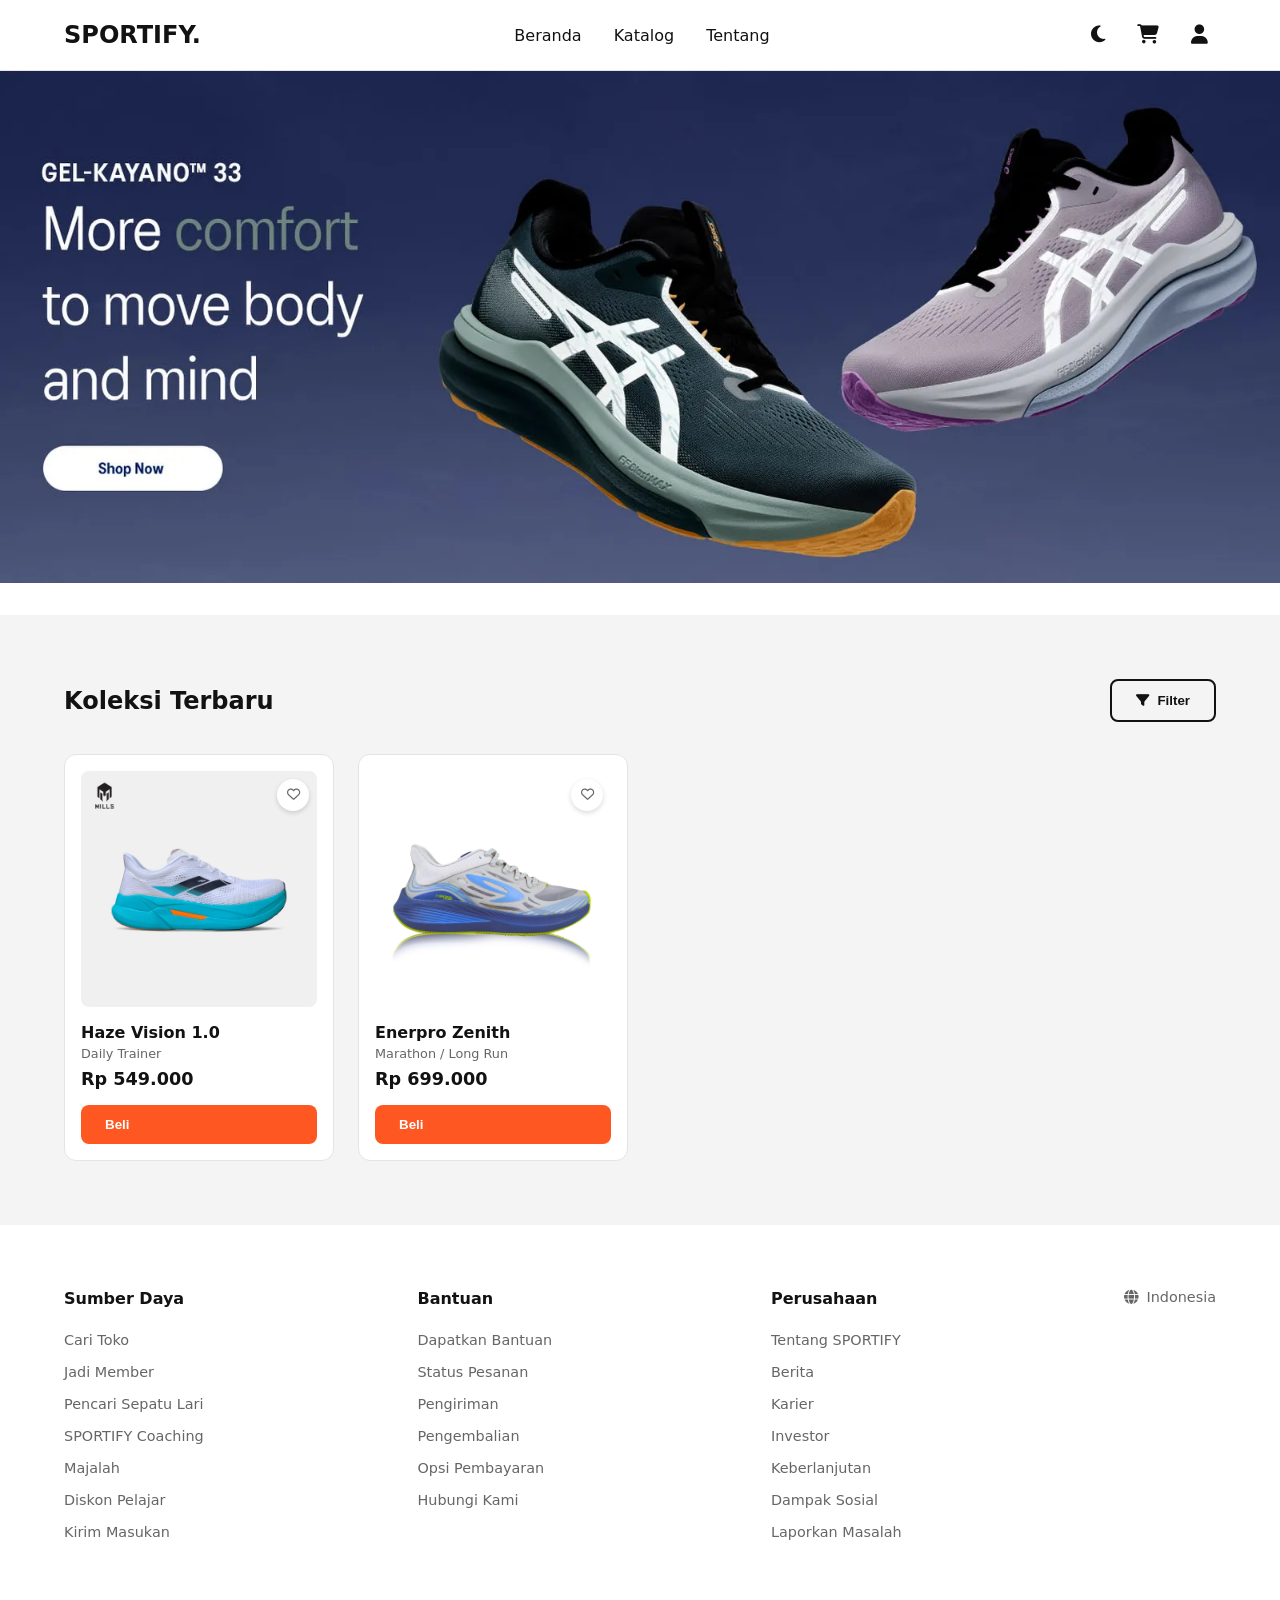
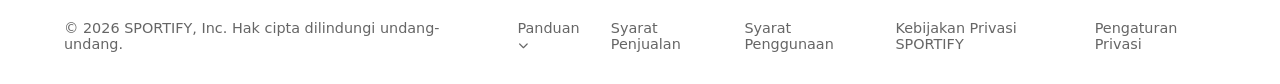
<file: index.html>
<!DOCTYPE html>
<html lang="id">
<head>
    <meta charset="UTF-8">
    <meta name="viewport" content="width=device-width, initial-scale=1.0">
    <title>SPORTIFY | Run Beyond Your Limits</title>
    <!-- Menghubungkan file CSS eksternal -->
    <link rel="stylesheet" href="style.css">
    <!-- Font Awesome untuk Icon -->
    <link rel="stylesheet" href="https://cdnjs.cloudflare.com/ajax/libs/font-awesome/6.4.0/css/all.min.css">
</head>
<body>

    <!-- Header & Navigasi -->
    <header class="header">
        <div class="nav-container">
            <a href="#" class="logo">SPORTIFY.</a>
            
            <nav class="nav-menu">
                <a href="#hero">Beranda</a>
                <a href="#katalog">Katalog</a>
                <a href="#about">Tentang</a>
            </nav>

            <!-- Bagian navigasi ikon yang sudah dibersihkan (TIDAK DUPLIKAT) -->
            <div class="nav-icons">
                <!-- Ikon Filter dihapus dari sini -->
                <button aria-label="Dark Mode Toggle" class="icon-btn" id="theme-toggle" title="Ubah Tema"><i class="fas fa-moon"></i></button>
                <button aria-label="Cart" class="icon-btn" title="Keranjang"><i class="fas fa-shopping-cart"></i></button>
                
                <!-- Ikon Akun ditambahkan di posisi paling kanan (pada mode desktop) -->
                <!-- <button aria-label="Akun" class="icon-btn" title="Akun Pengguna"><i class="fas fa-user"></i></button> -->
                <a href="login.html" aria-label="Akun" class="icon-btn" title="Akun Pengguna" style="display: flex; align-items: center; justify-content: center;">
                    <i class="fas fa-user"></i>
                </a>

                <!-- Hamburger menu (Hanya muncul di Mobile/HP) -->
                <button aria-label="Menu" class="icon-btn hamburger" id="menu-toggle" title="Menu"><i class="fas fa-bars"></i></button>
            </div>
        </div>
    </header>

    <!-- Overlay Latar Belakang Gelap ketika Filter Aktif -->
    <div class="filter-backdrop" id="filter-backdrop"></div>

    <!-- Sidebar Filter Drawer ( off-canvas kanan dari atas ke bawah ) -->
    <aside class="filter-sidebar" id="filter-sidebar">
        <div class="filter-header">
            <h3>Filter Produk</h3>
            <button class="close-filter" id="close-filter" aria-label="Tutup Filter"><i class="fas fa-times"></i></button>
        </div>
        
        <div class="filter-body">
            <div class="filter-group">
                <h4>Merek</h4>
                <label><input type="checkbox"> Mills</label>
                <label><input type="checkbox"> 910 Nineten</label>
                <label><input type="checkbox"> Nike</label>
                <label><input type="checkbox"> Adidas</label>
            </div>

            <div class="filter-group">
                <h4>Kategori</h4>
                <label><input type="checkbox"> Daily Trainer</label>
                <label><input type="checkbox"> Marathon / Race</label>
                <label><input type="checkbox"> Trail Running</label>
            </div>

            <div class="filter-group">
                <h4>Ukuran</h4>
                <div class="size-grid">
                    <button class="size-btn">39</button>
                    <button class="size-btn active">40</button>
                    <button class="size-btn">41</button>
                    <button class="size-btn">42</button>
                    <button class="size-btn">43</button>
                </div>
            </div>
        </div>
    </aside>

    <main>
        <!-- Hero Section -->
        <section id="hero" class="hero">
            <div class="hero-image">
                <!-- Banner Utama -->
                <img src="frontend/assetss/img/banner-utama.jpg" alt="Sepatu Lari Premium">
            </div>
        </section>

        <!-- Katalog Area -->
        <section id="katalog" class="section-padding bg-light">
            <div class="container catalog-layout">
                
                <div class="product-area">
                    <div class="product-header">
                        <h2>Koleksi Terbaru</h2>
                        <!-- Tombol Filter di halaman juga bisa membuka drawer yang sama -->
                        <button class="btn btn-outline" id="inline-filter-btn"><i class="fas fa-filter"></i> Filter</button>
                    </div>

                    <!-- Grid Produk Desktop: 4 Kolom -->
                    <div class="product-grid">
                        
                        <!-- Produk 1 -->
                        <div class="product-card">
                            <div class="product-image">
                                <img src="assets/sepatu-1.jpg" alt="Haze Vision 1.0">
                                <button class="wishlist-btn"><i class="far fa-heart"></i></button>
                            </div>
                            <div class="product-info">
                                <h3>Haze Vision 1.0</h3>
                                <p class="category">Daily Trainer</p>
                                <div class="price">Rp 549.000</div>
                                <button class="btn btn-primary w-100">Beli</button>
                            </div>
                        </div>

                        <!-- Produk 2 -->
                        <div class="product-card">
                            <div class="product-image">
                                <img src="assets/sepatu-2.jpg" alt="Enerpro Zenith">
                                <button class="wishlist-btn"><i class="far fa-heart"></i></button>
                            </div>
                            <div class="product-info">
                                <h3>Enerpro Zenith</h3>
                                <p class="category">Marathon / Long Run</p>
                                <div class="price">Rp 699.000</div>
                                <button class="btn btn-primary w-100">Beli</button>
                            </div>
                        </div>

                    </div>
                </div>
            </div>
        </section>
    </main>
<!-- Footer Section -->
    <footer class="site-footer">
        <div class="container">
            <!-- Bagian Atas Footer (Kolom Link & Lokasi) -->
            <div class="footer-top">
                <div class="footer-col">
                    <h4>Sumber Daya</h4>
                    <ul>
                        <li><a href="#">Cari Toko</a></li>
                        <li><a href="#">Jadi Member</a></li>
                        <li><a href="#">Pencari Sepatu Lari</a></li>
                        <li><a href="#">SPORTIFY Coaching</a></li>
                        <li><a href="#">Majalah</a></li>
                        <li><a href="#">Diskon Pelajar</a></li>
                        <li><a href="#">Kirim Masukan</a></li>
                    </ul>
                </div>
                
                <div class="footer-col">
                    <h4>Bantuan</h4>
                    <ul>
                        <li><a href="#">Dapatkan Bantuan</a></li>
                        <li><a href="#">Status Pesanan</a></li>
                        <li><a href="#">Pengiriman</a></li>
                        <li><a href="#">Pengembalian</a></li>
                        <li><a href="#">Opsi Pembayaran</a></li>
                        <li><a href="#">Hubungi Kami</a></li>
                    </ul>
                </div>
                
                <div class="footer-col">
                    <h4>Perusahaan</h4>
                    <ul>
                        <li><a href="#">Tentang SPORTIFY</a></li>
                        <li><a href="#">Berita</a></li>
                        <li><a href="#">Karier</a></li>
                        <li><a href="#">Investor</a></li>
                        <li><a href="#">Keberlanjutan</a></li>
                        <li><a href="#">Dampak Sosial</a></li>
                        <li><a href="#">Laporkan Masalah</a></li>
                    </ul>
                </div>
                
                <!-- Pilihan Lokasi di ujung kanan -->
                <div class="footer-col footer-region">
                    <a href="#" class="region-link"><i class="fas fa-globe"></i> Indonesia</a>
                </div>
            </div>

            <!-- Bagian Bawah Footer (Copyright & Link Legal) -->
            <div class="footer-bottom">
                <div class="copyright">
                    <p>&copy; 2026 SPORTIFY, Inc. Hak cipta dilindungi undang-undang.</p>
                </div>
                <ul class="legal-links">
                    <li><a href="#">Panduan <i class="fas fa-chevron-down" style="font-size: 0.7em;"></i></a></li>
                    <li><a href="#">Syarat Penjualan</a></li>
                    <li><a href="#">Syarat Penggunaan</a></li>
                    <li><a href="#">Kebijakan Privasi SPORTIFY</a></li>
                    <li><a href="#">Pengaturan Privasi</a></li>
                </ul>
            </div>
        </div>
    </footer>
    <!-- Menghubungkan file JavaScript eksternal -->
    <script src="script.js"></script>
</body>
</html>
</file>
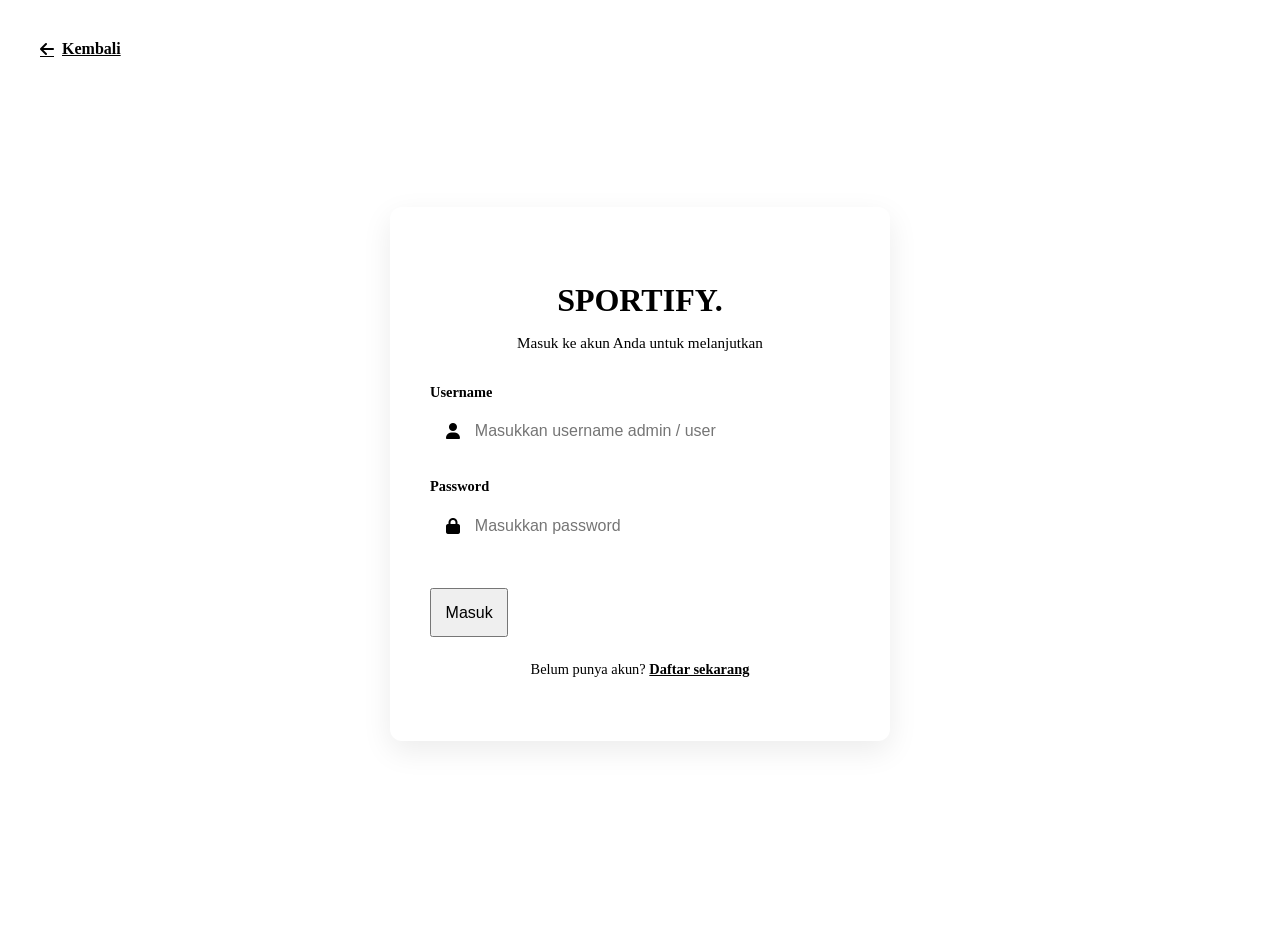
<file: login.html>
<!DOCTYPE html>
<html lang="id">
<head>
    <meta charset="UTF-8">
    <meta name="viewport" content="width=device-width, initial-scale=1.0">
    <title>Login | SPORTIFY</title>
    <!-- Masuk ke folder frontend untuk memanggil CSS -->
    <link rel="stylesheet" href="login.css">
    <link rel="stylesheet" href="https://cdnjs.cloudflare.com/ajax/libs/font-awesome/6.4.0/css/all.min.css">
</head>
<body class="login-body">

    <!-- Tombol Kembali ke Beranda -->
    <a href="index.html" class="back-home"><i class="fas fa-arrow-left"></i> Kembali</a>

    <!-- Container Form Login -->
    <div class="login-container">
        <div class="login-header">
            <h2>SPORTIFY.</h2>
            <p>Masuk ke akun Anda untuk melanjutkan</p>
        </div>
        
        <form id="form-login" class="login-form">
            <div class="input-group">
                <label for="username">Username</label>
                <div class="input-wrapper">
                    <i class="fas fa-user"></i>
                    <input type="text" id="username" name="username" placeholder="Masukkan username admin / user" required>
                </div>
            </div>

            <div class="input-group">
                <label for="password">Password</label>
                <div class="input-wrapper">
                    <i class="fas fa-lock"></i>
                    <input type="password" id="password" name="password" placeholder="Masukkan password" required>
                </div>
            </div>

            <button type="submit" class="btn btn-primary w-100 login-btn">Masuk</button>
            
            <div class="login-footer">
                <p>Belum punya akun? <a href="#">Daftar sekarang</a></p>
            </div>
        </form>
    </div>

    <!-- Masuk ke folder frontend untuk memanggil JS -->
    <script src="frontend/assetss/js/auth.js"></script>
</body>
</html>
</file>
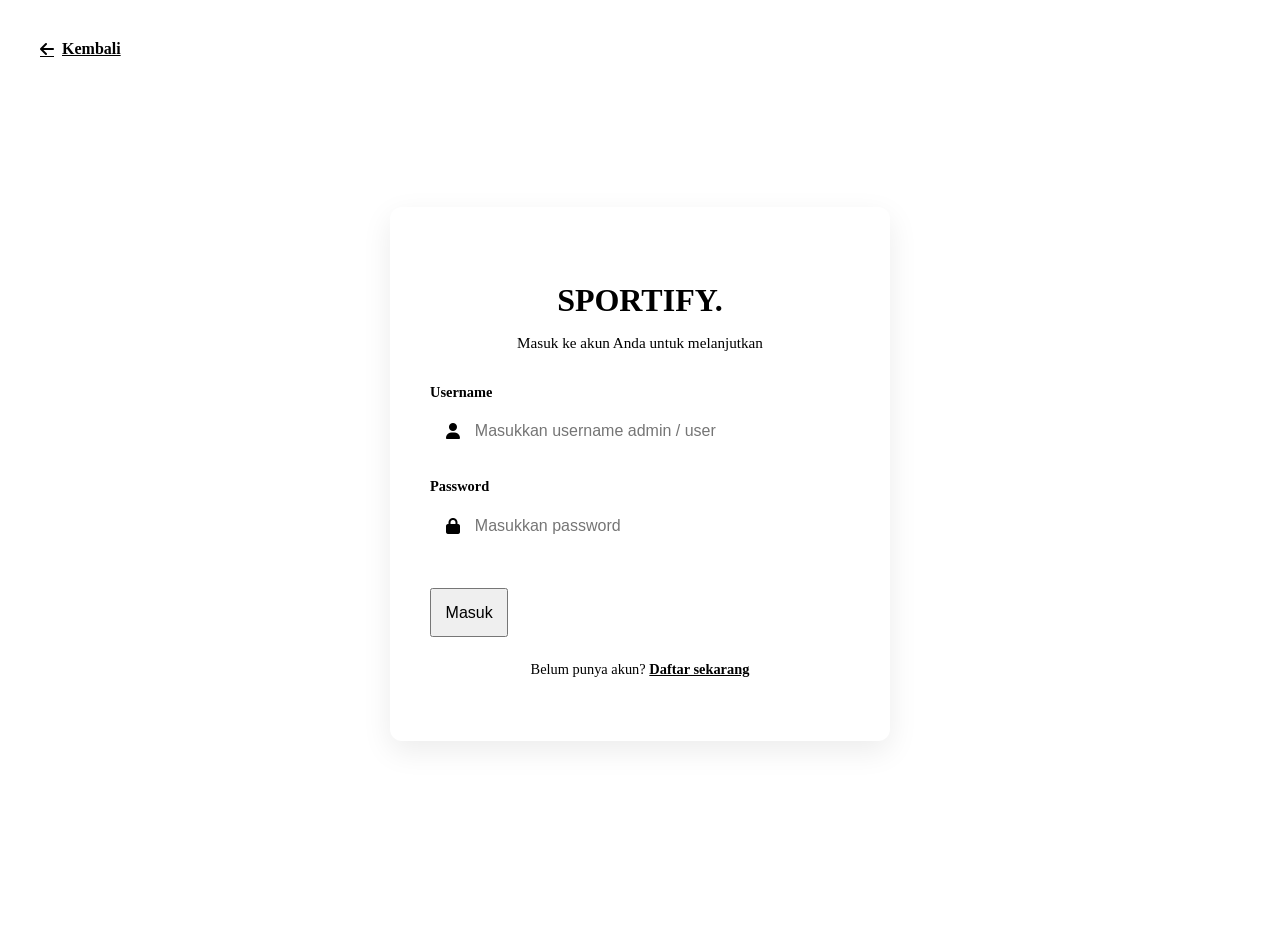
<file: frontend/admin/dashboard.html>
<!DOCTYPE html>
<html lang="id">
<head>
    <meta charset="UTF-8">
    <meta name="viewport" content="width=device-width, initial-scale=1.0">
    <title>Dashboard | SPORTIFY Admin</title>
    <link rel="stylesheet" href="../assetss/css/admin.css">
    <link rel="stylesheet" href="https://cdnjs.cloudflare.com/ajax/libs/font-awesome/6.4.0/css/all.min.css">
</head>
<body>
    <!-- Sidebar -->
    <aside class="sidebar">
        <div class="sidebar-logo">SPORTIFY. Admin</div>
        <ul class="sidebar-menu">
            <li><a href="dashboard.html" class="active"><i class="fas fa-chart-line"></i> Dashboard</a></li>
            <li><a href="kelola_produk.html"><i class="fas fa-box"></i> Kelola Katalog</a></li>
            <li><a href="kelola_diskon.html"><i class="fas fa-tags"></i> Kelola Diskon</a></li>
            <li><a href="#" id="btn-logout"><i class="fas fa-sign-out-alt"></i> Keluar</a></li>
        </ul>
    </aside>

    <!-- Main Content -->
    <main class="main-content">
        <header class="topbar">
            <h2>Dashboard Overview</h2>
            <div class="admin-profile">
                <i class="fas fa-user-circle"></i> Halo, Admin!
            </div>
        </header>

        <section class="crud-area">
            <!-- Shortcut Cards -->
            <div style="display: grid; grid-template-columns: repeat(auto-fit, minmax(240px, 1fr)); gap: 20px; margin-bottom: 30px;">
                <div style="background: white; padding: 20px; border-radius: 8px; box-shadow: 0 2px 8px rgba(0,0,0,0.05); border-left: 5px solid #0d9488;">
                    <h3 style="font-size: 0.9rem; color: #64748b; margin-bottom: 10px;">Kelola Produk</h3>
                    <p style="font-size: 1.1rem; font-weight: bold; margin-bottom: 15px;">Katalog Sepatu</p>
                    <a href="kelola_produk.html" class="btn btn-tambah" style="display: inline-block; text-decoration: none; text-align: center;">Buka Katalog</a>
                </div>
                
                <div style="background: white; padding: 20px; border-radius: 8px; box-shadow: 0 2px 8px rgba(0,0,0,0.05); border-left: 5px solid #e11d48;">
                    <h3 style="font-size: 0.9rem; color: #64748b; margin-bottom: 10px;">Kelola Diskon</h3>
                    <p style="font-size: 1.1rem; font-weight: bold; margin-bottom: 15px;">Promo & Harga Coret</p>
                    <a href="kelola_diskon.html" class="btn btn-tambah" style="background-color: #e11d48; display: inline-block; text-decoration: none; text-align: center;">Buka Diskon</a>
                </div>
            </div>

            <!-- Pesan Selamat Datang -->
            <div style="background: white; padding: 25px; border-radius: 8px; box-shadow: 0 2px 8px rgba(0,0,0,0.05);">
                <h3>Selamat Datang di Panel Admin SPORTIFY!</h3>
                <p style="margin-top: 10px; color: #64748b; line-height: 1.6;">
                    Silakan gunakan menu di sidebar sebelah kiri atau tombol shortcut di atas untuk mengelola data katalog sepatu dan potongan harga diskon.
                </p>
            </div>
        </section>
    </main>

    <script src="../assetss/js/admin.js"></script>
</body>
</html>
</file>
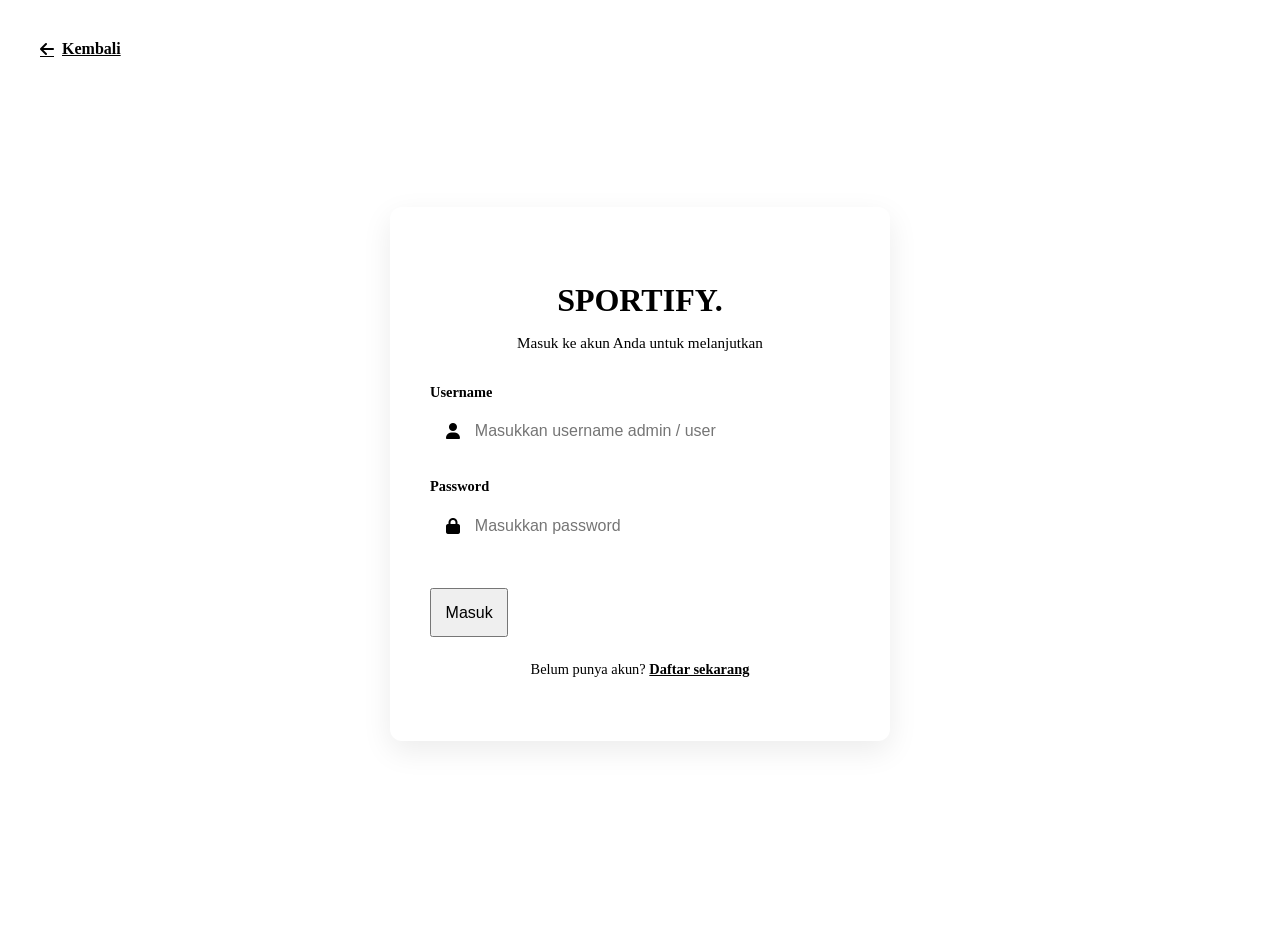
<file: frontend/admin/kelola_diskon.html>
<!DOCTYPE html>
<html lang="id">
<head>
    <meta charset="UTF-8">
    <meta name="viewport" content="width=device-width, initial-scale=1.0">
    <title>Kelola Diskon | SPORTIFY Admin</title>
    <link rel="stylesheet" href="../assetss/css/admin.css">
    <link rel="stylesheet" href="https://cdnjs.cloudflare.com/ajax/libs/font-awesome/6.4.0/css/all.min.css">
</head>
<body>
    <!-- Sidebar -->
    <aside class="sidebar">
        <div class="sidebar-logo">SPORTIFY. Admin</div>
        <ul class="sidebar-menu">
            <li><a href="dashboard.html"><i class="fas fa-chart-line"></i> Dashboard</a></li>
            <li><a href="kelola_produk.html"><i class="fas fa-box"></i> Kelola Katalog</a></li>
            <li><a href="kelola_diskon.html" class="active"><i class="fas fa-tags"></i> Kelola Diskon</a></li>
            <li><a href="#" id="btn-logout"><i class="fas fa-sign-out-alt"></i> Keluar</a></li>
        </ul>
    </aside>

    <!-- Main Content -->
    <main class="main-content">
        <header class="topbar">
            <h2>Kelola Diskon & Promo</h2>
        </header>

        <section class="crud-area">
            <div class="action-bar">
                <button class="btn btn-tambah" id="btn-tambah-diskon" style="background-color: #e11d48;"><i class="fas fa-percentage"></i> Pasang Diskon</button>
            </div>
            <div class="table-container">
                <table class="table-produk">
                    <thead>
                        <tr>
                            <th>No</th>
                            <th>Nama Produk</th>
                            <th>Harga Asli</th>
                            <th>Diskon (%)</th>
                            <th>Harga Akhir</th>
                            <th>Aksi</th>
                        </tr>
                    </thead>
                    <tbody id="tabel-diskon">
                        <tr><td colspan="6" style="text-align: center;">Memuat data diskon...</td></tr>
                    </tbody>
                </table>
            </div>
        </section>
    </main>

    <!-- Modal Form Diskon -->
    <div class="modal-overlay" id="modal-diskon">
        <div class="modal-content">
            <div class="modal-header">
                <h3 id="modal-title-diskon">Pasang Diskon Produk</h3>
                <button class="close-modal" id="btn-tutup-diskon"><i class="fas fa-times"></i></button>
            </div>
            <form id="form-diskon">
                <input type="hidden" id="diskon-id">
                <div class="form-group">
                    <label>Pilih Produk</label>
                    <select id="select-produk-diskon" required><option value="">-- Loading --</option></select>
                </div>
                <div class="form-group"><label>Diskon (%)</label><input type="number" id="persen-diskon" min="1" max="99" required></div>
                <button type="submit" class="btn btn-simpan">Simpan Diskon</button>
            </form>
        </div>
    </div>

    <script src="../assetss/js/admin.js"></script>
</body>
</html>
</file>
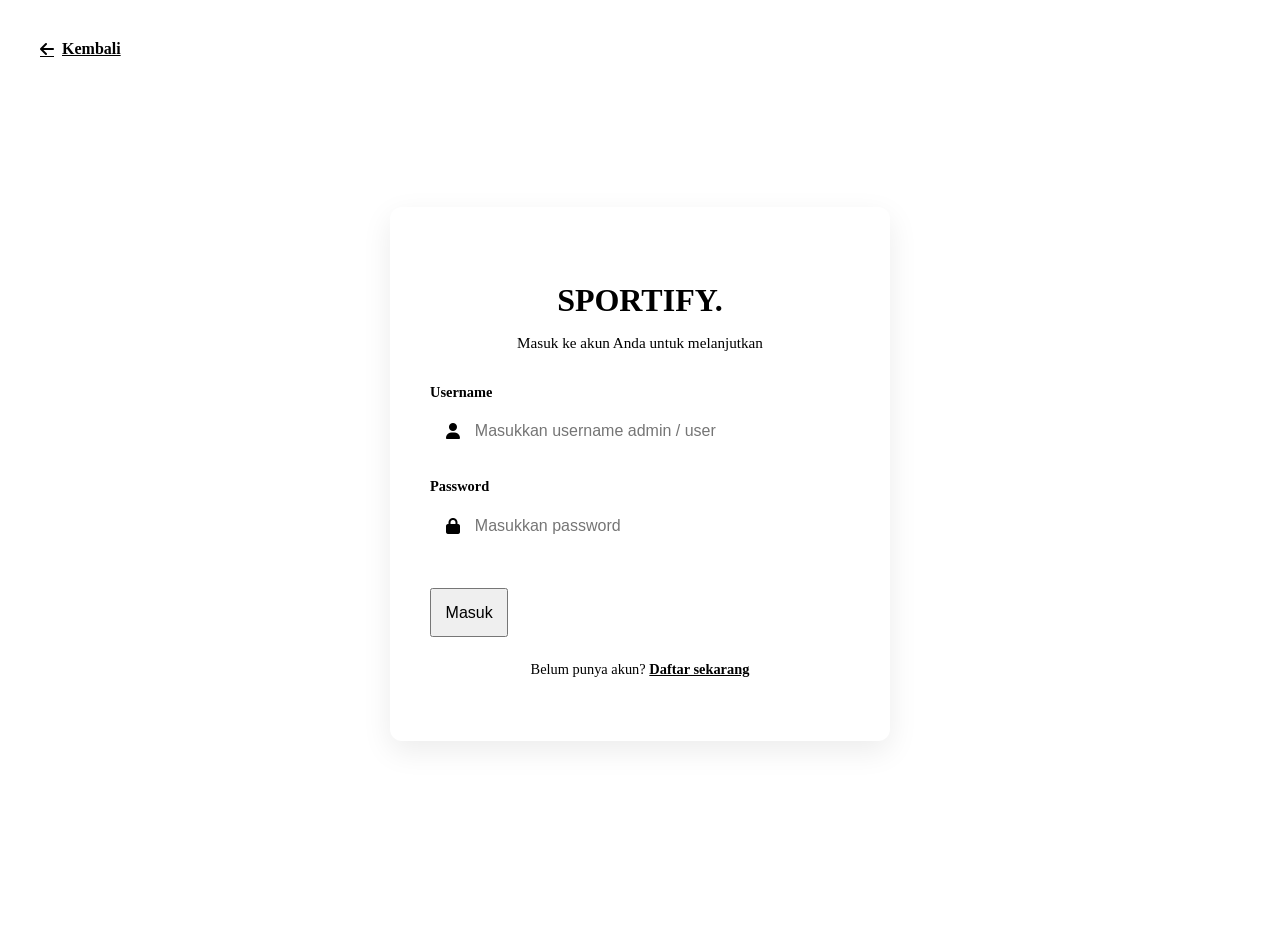
<file: frontend/admin/kelola_produk.html>
<!DOCTYPE html>
<html lang="id">
<head>
    <meta charset="UTF-8">
    <meta name="viewport" content="width=device-width, initial-scale=1.0">
    <title>Kelola Katalog | SPORTIFY Admin</title>
    <link rel="stylesheet" href="../assetss/css/admin.css">
    <link rel="stylesheet" href="https://cdnjs.cloudflare.com/ajax/libs/font-awesome/6.4.0/css/all.min.css">
</head>
<body>
    <!-- Sidebar -->
    <aside class="sidebar">
        <div class="sidebar-logo">SPORTIFY. Admin</div>
        <ul class="sidebar-menu">
            <li><a href="dashboard.html"><i class="fas fa-chart-line"></i> Dashboard</a></li>
            <li><a href="kelola_produk.html" class="active"><i class="fas fa-box"></i> Kelola Katalog</a></li>
            <li><a href="kelola_diskon.html"><i class="fas fa-tags"></i> Kelola Diskon</a></li>
            <li><a href="#" id="btn-logout"><i class="fas fa-sign-out-alt"></i> Keluar</a></li>
        </ul>
    </aside>

    <!-- Main Content -->
    <main class="main-content">
        <header class="topbar">
            <h2>Katalog Produk</h2>
        </header>

        <section class="crud-area">
            <div class="action-bar">
                <button class="btn btn-tambah" id="btn-tambah-produk"><i class="fas fa-plus"></i> Tambah Produk</button>
            </div>
            <div class="table-container">
                <table class="table-produk">
                    <thead>
                        <tr>
                            <th>No</th>
                            <th>Nama Produk</th>
                            <th>Stok</th>
                            <th>Harga</th>
                            <th>Aksi</th>
                        </tr>
                    </thead>
                    <tbody id="tabel-produk">
                        <tr><td colspan="5" style="text-align: center;">Memuat data produk...</td></tr>
                    </tbody>
                </table>
            </div>
        </section>
    </main>

    <!-- Modal Form Produk -->
    <div class="modal-overlay" id="modal-produk">
        <div class="modal-content">
            <div class="modal-header">
                <h3 id="modal-title-produk">Tambah Produk Baru</h3>
                <button class="close-modal" id="btn-tutup-produk"><i class="fas fa-times"></i></button>
            </div>
            <form id="form-produk">
                <input type="hidden" id="produk-id">
                <div class="form-group"><label>Nama Produk</label><input type="text" id="nama-produk" required></div>
                <div class="form-group"><label>Harga (Rp)</label><input type="number" id="harga-produk" required></div>
                <div class="form-group"><label>Stok</label><input type="number" id="stok-produk" required></div>
                <!-- Perbaikan: required dihilangkan pada input file -->
                <div class="form-group"><label>Gambar (File)</label><input type="file" id="gambar-produk" accept="image/*"></div>
                <button type="submit" class="btn btn-simpan">Simpan Data</button>
            </form>
        </div>
    </div>

    <script src="../assetss/js/admin.js"></script>
</body>
</html>
</file>
<file: style.css>
/* --- UI/UX VARIABEL WARNA & UKURAN --- */
:root {
    --primary-color: #FF5722;
    --primary-hover: #E64A19;
    --bg-color: #FFFFFF;
    --bg-light: #F4F4F5;
    --text-main: #121212;
    --text-muted: #666666;
    --border-color: #E4E4E7;
    --font-main: 'Segoe UI', system-ui, sans-serif;
}

/* Skema Dark Mode */
[data-theme="dark"] {
    --bg-color: #121212;
    --bg-light: #1E1E1E;
    --text-main: #F4F4F5;
    --text-muted: #A1A1AA;
    --border-color: #333333;
}

* { margin: 0; padding: 0; box-sizing: border-box; }
body { font-family: var(--font-main); background-color: var(--bg-color); color: var(--text-main); transition: 0.3s ease; }
a { text-decoration: none; color: inherit; }
img { max-width: 100%; height: auto; display: block; }
.container { width: 90%; max-width: 1200px; margin: 0 auto; }
.section-padding { padding: 4rem 0; }
.text-orange { color: var(--primary-color); }
.bg-light { background-color: var(--bg-light); }
.w-100 { width: 100%; }

/* --- TOMBOL (UI Komponen) --- */
.btn {
    padding: 0.75rem 1.5rem;
    border-radius: 8px;
    font-weight: 600;
    cursor: pointer;
    border: none;
    text-align: center;
    transition: 0.3s;
    display: inline-flex;
    align-items: center;
    gap: 0.5rem;
}
.btn-primary { background-color: var(--primary-color); color: white; }
.btn-primary:hover { background-color: var(--primary-hover); }
.btn-outline { border: 2px solid var(--text-main); background: transparent; color: var(--text-main); }
.btn-outline:hover { background: var(--text-main); color: var(--bg-color); }

/* --- HEADER & NAVIGASI (FLEXBOX) --- */
.header { position: sticky; top: 0; background-color: var(--bg-color); border-bottom: 1px solid var(--border-color); z-index: 1000; }
.nav-container { display: flex; justify-content: space-between; align-items: center; padding: 1rem 5%; }
.logo { font-size: 1.5rem; font-weight: 800; }
.nav-menu { display: none; gap: 2rem; }
.nav-icons { display: flex; gap: 1rem; }
.icon-btn { background: none; border: none; font-size: 1.2rem; color: var(--text-main); cursor: pointer; padding: 0.5rem; border-radius: 50%; transition: background-color 0.2s; }
.icon-btn:hover { background-color: var(--bg-light); }

/* --- HERO SECTION --- */
.hero { 
    display: block; 
    padding: 0; 
    margin-bottom: 2rem;
}
.hero-image img {
    width: 100%;
    height: auto;
    object-fit: cover;
    display: block;
}

/* --- MENU FILTER DRAWER (Off-Canvas di Samping Kanan, Tidak Ikut Scroll) --- */
.filter-sidebar {
    position: fixed;
    top: 0;
    right: -100%; /* Sembunyikan drawer ke arah kanan luar layar */
    width: 100%;
    max-width: 380px; /* Lebar maksimal Drawer */
    height: 100vh; /* Tinggi penuh ujung atas ke bawah */
    background-color: var(--bg-color);
    z-index: 2000; /* Menimpa semua elemen di web */
    padding: 2rem;
    box-shadow: -5px 0 25px rgba(0, 0, 0, 0.15);
    transition: right 0.4s cubic-bezier(0.16, 1, 0.3, 1); /* Animasi geser yang halus */
    display: flex;
    flex-direction: column;
}

/* Aktif (Meluncur masuk) */
.filter-sidebar.open {
    right: 0; 
}

.filter-header {
    display: flex;
    justify-content: space-between;
    align-items: center;
    border-bottom: 1px solid var(--border-color);
    padding-bottom: 1.5rem;
    margin-bottom: 1.5rem;
}

.filter-header h3 {
    font-size: 1.25rem;
    font-weight: 700;
}

.close-filter {
    background: none;
    border: none;
    font-size: 1.5rem;
    color: var(--text-main);
    cursor: pointer;
    width: 32px;
    height: 32px;
    display: flex;
    align-items: center;
    justify-content: center;
    border-radius: 50%;
    transition: 0.2s;
}
.close-filter:hover {
    background-color: var(--bg-light);
}

.filter-body {
    flex-grow: 1;
    overflow-y: auto; /* Agar form filter bisa di-scroll jika isinya banyak */
}

.filter-group {
    margin-bottom: 2rem;
}

.filter-group h4 {
    font-size: 1rem;
    font-weight: 600;
    margin-bottom: 1rem;
}

.filter-group label {
    display: flex;
    align-items: center;
    gap: 0.5rem;
    margin-bottom: 0.75rem;
    cursor: pointer;
    font-size: 0.95rem;
}

.filter-group label input {
    accent-color: var(--primary-color);
}

/* Grid Ukuran */
.size-grid {
    display: grid;
    grid-template-columns: repeat(4, 1fr);
    gap: 0.5rem;
}
.size-btn {
    padding: 0.5rem;
    border: 1px solid var(--border-color);
    background: transparent;
    color: var(--text-main);
    border-radius: 6px;
    cursor: pointer;
    font-size: 0.9rem;
    transition: 0.2s;
}
.size-btn.active, .size-btn:hover {
    background-color: var(--primary-color);
    color: white;
    border-color: var(--primary-color);
}

/* Backdrop Gelap (Transparan) */
.filter-backdrop {
    position: fixed;
    top: 0;
    left: 0;
    width: 100vw;
    height: 100vh;
    background-color: rgba(0, 0, 0, 0.4); /* Efek gelap */
    backdrop-filter: blur(2px); /* Blur tipis agar estetik */
    z-index: 1999; /* di bawah drawer, di atas konten */
    opacity: 0;
    pointer-events: none;
    transition: opacity 0.3s ease;
}

.filter-backdrop.active {
    opacity: 1;
    pointer-events: all;
}

/* --- KATALOG & PRODUK AREA --- */
.catalog-layout {
    display: flex;
    flex-direction: column;
}
.product-header {
    display: flex;
    justify-content: space-between;
    align-items: center;
    margin-bottom: 2rem;
}

/* Grid Produk Responsif (2 kolom di mobile) */
.product-grid {
    display: grid;
    grid-template-columns: repeat(2, 1fr);
    gap: 1rem;
}

.product-card {
    background-color: var(--bg-color);
    border: 1px solid var(--border-color);
    border-radius: 12px;
    padding: 1rem;
    transition: transform 0.3s, box-shadow 0.3s;
}
.product-card:hover {
    transform: translateY(-5px);
    box-shadow: 0 10px 20px rgba(0,0,0,0.05);
}

.product-image {
    position: relative;
    border-radius: 8px;
    overflow: hidden;
    margin-bottom: 1rem;
    background-color: var(--bg-light);
}
.product-image img {
    aspect-ratio: 1/1;
    object-fit: cover;
    width: 100%;
}

.wishlist-btn {
    position: absolute;
    top: 8px;
    right: 8px;
    background: var(--bg-color);
    border: none;
    width: 32px;
    height: 32px;
    border-radius: 50%;
    cursor: pointer;
    color: var(--text-muted);
    box-shadow: 0 2px 5px rgba(0,0,0,0.15);
    display: flex;
    align-items: center;
    justify-content: center;
}

.product-info h3 { font-size: 1rem; margin-bottom: 0.25rem; font-weight: 600; }
.product-info .category { font-size: 0.8rem; color: var(--text-muted); margin-bottom: 0.5rem; }
.price { font-weight: 700; font-size: 1.1rem; margin-bottom: 1rem; }
/* --- FOOTER --- */
.site-footer {
    background-color: var(--bg-color); /* Beradaptasi dengan Dark Mode */
    color: var(--text-main);
    padding: 4rem 0 2rem;
    font-size: 0.9rem;
}

.footer-top {
    display: grid;
    grid-template-columns: 1fr; /* Default mobile: 1 kolom menumpuk */
    gap: 2rem;
    margin-bottom: 4rem; /* Jarak luas antara kolom dan copyright bawah */
}

.footer-col h4 {
    font-size: 1rem;
    font-weight: 700;
    margin-bottom: 1.5rem;
}

.footer-col ul {
    list-style: none;
}

.footer-col ul li {
    margin-bottom: 1rem;
}

.footer-col ul li a {
    color: var(--text-muted);
    font-weight: 500;
    transition: color 0.3s ease;
}

.footer-col ul li a:hover {
    color: var(--text-main);
}

/* Lokasi (Globe) */
.footer-region {
    display: flex;
    justify-content: flex-start;
    align-items: flex-start;
}

.region-link {
    display: flex;
    align-items: center;
    gap: 0.5rem;
    color: var(--text-muted);
    font-weight: 500;
}
.region-link:hover {
    color: var(--text-main);
}

/* Footer Bottom (Copyright) */
.footer-bottom {
    display: flex;
    flex-direction: column;
    gap: 1.5rem;
}

.copyright p {
    color: var(--text-muted);
}

.legal-links {
    display: flex;
    flex-direction: column;
    gap: 1rem;
    list-style: none;
}

.legal-links a {
    color: var(--text-muted);
    font-weight: 500;
    transition: color 0.3s;
}

.legal-links a:hover {
    color: var(--text-main);
}
/* --- MEDIA QUERIES (DESKTOP) --- */
@media (min-width: 768px) {
    .product-grid { grid-template-columns: repeat(3, 1fr); gap: 1.5rem; }
}

@media (min-width: 1024px) {
    /* ... (kode desktop Anda yang sudah ada sebelumnya) ... */

    /* Menjadikan Footer 3 kolom utama + 1 kolom lokasi di ujung kanan */
    .footer-top {
        grid-template-columns: repeat(3, 1fr) auto;
        gap: 3rem;
    }
    
    /* Mendorong tombol lokasi ke rata kanan */
    .footer-region {
        justify-content: flex-end; 
    }

    /* Menyusun Copyright dan Link Legal sejajar secara horizontal */
    .footer-bottom {
        flex-direction: row;
        align-items: center;
        justify-content: flex-start;
    }

    .legal-links {
        flex-direction: row; /* Berjejer ke samping */
        gap: 1.5rem;
        margin-left: 2rem; /* Memberi jarak antara tulisan copyright dengan panduan */
    }
    .hamburger { display: none; }
    .nav-menu { display: flex; }
    
    /* 4 Kolom di desktop agar terlihat modern & padat */
    .product-grid { grid-template-columns: repeat(4, 1fr); gap: 1.5rem; }
}
</file>
<file: login.css>
/* --- LOGIN PAGE UI --- */
.login-body {
    display: flex;
    align-items: center;
    justify-content: center;
    min-height: 100vh;
    background-color: var(--bg-light); 
    position: relative;
    padding: 1rem;
}

.back-home {
    position: absolute;
    top: 2rem;
    left: 2rem;
    font-weight: 600;
    color: var(--text-main);
    display: flex;
    align-items: center;
    gap: 0.5rem;
    transition: 0.3s;
}
.back-home:hover { color: var(--primary-color); }

.login-container {
    background-color: var(--bg-color);
    padding: 3rem 2.5rem;
    border-radius: 12px;
    box-shadow: 0 10px 30px rgba(0, 0, 0, 0.08);
    width: 100%;
    max-width: 420px;
    border: 1px solid var(--border-color);
}

.login-header {
    text-align: center;
    margin-bottom: 2rem;
}
.login-header h2 {
    font-size: 2rem;
    font-weight: 800;
    margin-bottom: 0.5rem;
}
.login-header p {
    color: var(--text-muted);
    font-size: 0.95rem;
}

.login-form .input-group {
    margin-bottom: 1.5rem;
}
.login-form label {
    display: block;
    margin-bottom: 0.5rem;
    font-weight: 600;
    font-size: 0.9rem;
}
.input-wrapper {
    position: relative;
    display: flex;
    align-items: center;
}
.input-wrapper i {
    position: absolute;
    left: 1rem;
    color: var(--text-muted);
}
.input-wrapper input {
    width: 100%;
    padding: 0.85rem 1rem 0.85rem 2.8rem;
    border: 1px solid var(--border-color);
    border-radius: 8px;
    background-color: var(--bg-color);
    color: var(--text-main);
    font-size: 1rem;
    outline: none;
    transition: border-color 0.3s;
}
.input-wrapper input:focus {
    border-color: var(--primary-color);
}

.login-btn { margin-top: 1rem; padding: 0.85rem; font-size: 1rem; }

.login-footer {
    text-align: center;
    margin-top: 1.5rem;
    font-size: 0.9rem;
    color: var(--text-muted);
}
.login-footer a {
    color: var(--primary-color);
    font-weight: 600;
}
.login-footer a:hover { text-decoration: underline; }

/* Media Query untuk Mobile */
@media (max-width: 480px) {
    .login-container { padding: 2rem 1.5rem; }
    .back-home { top: 1rem; left: 1rem; font-size: 0.9rem; }
}
</file>
<file: frontend/assetss/css/admin.css>
/* --- RESET & DASAR --- */
* { margin: 0; padding: 0; box-sizing: border-box; font-family: 'Segoe UI', sans-serif; }
body { display: flex; background-color: #f4f6f9; color: #333; height: 100vh; overflow: hidden; }

/* --- SIDEBAR --- */
.sidebar { width: 250px; background-color: #2b3a55; color: white; display: flex; flex-direction: column; }
.sidebar-logo { font-size: 1.5rem; font-weight: bold; padding: 20px; border-bottom: 1px solid #3d5278; text-align: center; }
.sidebar-menu { list-style: none; padding: 20px 0; }
.sidebar-menu li a { display: block; color: #cbd5e1; padding: 15px 20px; text-decoration: none; transition: 0.3s; }
.sidebar-menu li a i { margin-right: 10px; width: 20px; }
.sidebar-menu li a:hover, .sidebar-menu li a.active { background-color: #1e293b; color: white; border-left: 4px solid #ff5722; }

/* --- MAIN CONTENT --- */
.main-content { flex: 1; display: flex; flex-direction: column; overflow-y: auto; }
.topbar { background-color: white; padding: 20px 30px; display: flex; justify-content: space-between; align-items: center; box-shadow: 0 2px 5px rgba(0,0,0,0.05); }
.crud-area { padding: 30px; }
.action-bar { margin-bottom: 20px; }

/* --- TOMBOL --- */
.btn { padding: 10px 15px; border: none; border-radius: 6px; cursor: pointer; color: white; font-weight: bold; }
.btn-tambah { background-color: #0d9488; }
.btn-edit { background-color: #f59e0b; padding: 6px 10px; font-size: 0.85rem; margin-right: 5px; }
.btn-hapus { background-color: #ef4444; padding: 6px 10px; font-size: 0.85rem; }
.btn-simpan { background-color: #ff5722; width: 100%; padding: 12px; margin-top: 10px; }

/* --- TABEL --- */
.table-container { background: white; border-radius: 8px; box-shadow: 0 2px 10px rgba(0,0,0,0.05); overflow: hidden; }
.table-produk { width: 100%; border-collapse: collapse; }
.table-produk th, .table-produk td { padding: 15px; text-align: left; border-bottom: 1px solid #eee; }
.table-produk th { background-color: #f8fafc; font-weight: 600; color: #64748b; }

/* --- MODAL (POP-UP FORM) --- */
.modal-overlay { position: fixed; top: 0; left: 0; width: 100%; height: 100%; background: rgba(0,0,0,0.5); display: flex; justify-content: center; align-items: center; opacity: 0; pointer-events: none; transition: 0.3s; z-index: 1000; }
.modal-overlay.active { opacity: 1; pointer-events: all; }
.modal-content { background: white; padding: 25px; border-radius: 8px; width: 400px; box-shadow: 0 10px 25px rgba(0,0,0,0.2); }
.modal-header { display: flex; justify-content: space-between; align-items: center; margin-bottom: 20px; }
.close-modal { background: none; border: none; font-size: 1.2rem; cursor: pointer; }
.form-group { margin-bottom: 15px; }
.form-group label { display: block; margin-bottom: 5px; font-size: 0.9rem; font-weight: 600; }
.form-group input, .form-group select { width: 100%; padding: 10px; border: 1px solid #ccc; border-radius: 6px; }
</file>
